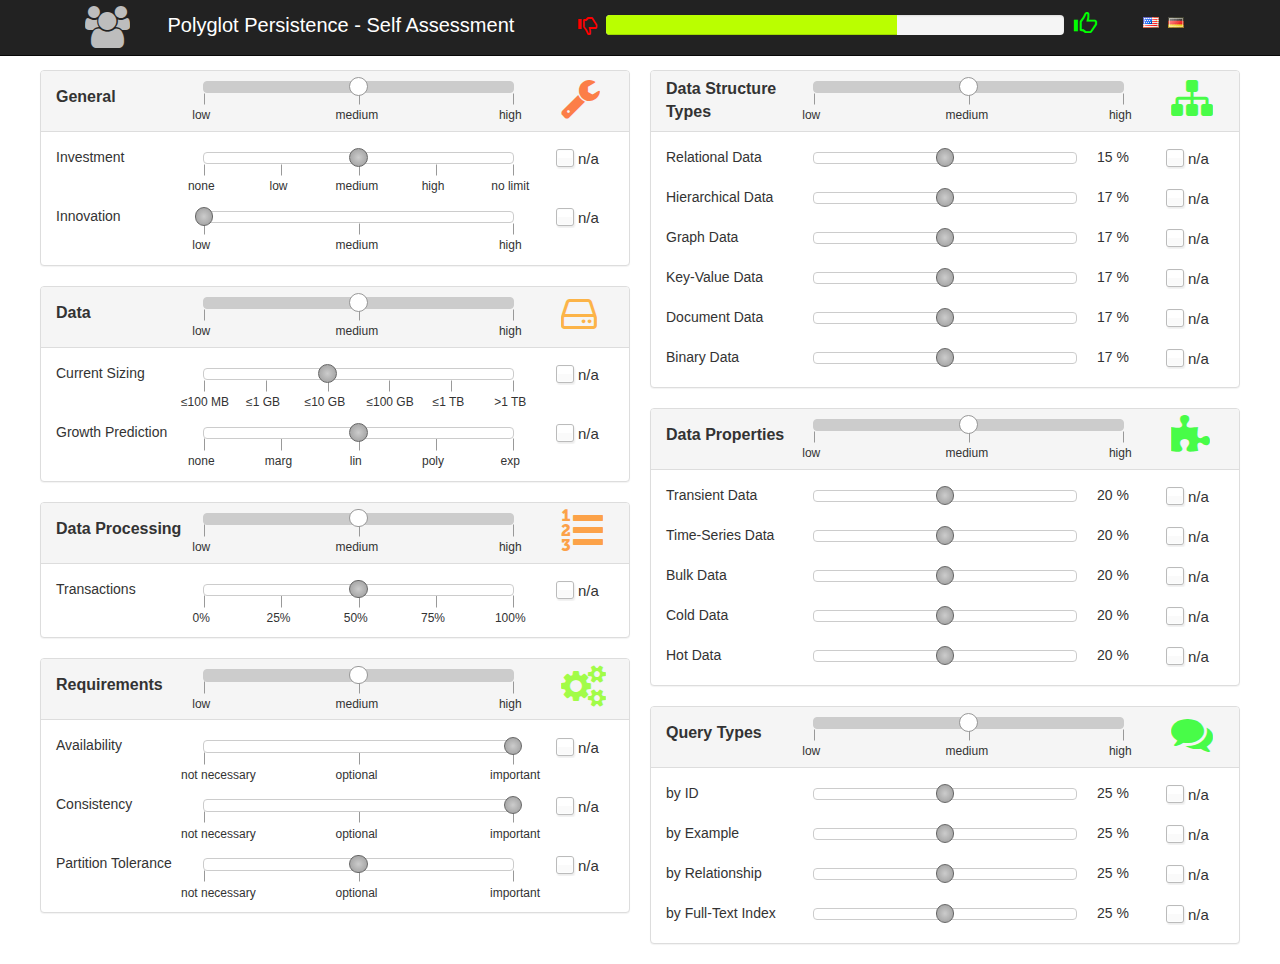
<file: index.html>
<!DOCTYPE html>
<html lang="en">
<head> 
    <meta http-equiv="Content-Type" content="text/html; charset=utf-8">
    <title>Polyglot Persistence - Self Assessment</title>

    <!-- jQuery UI -->
    <link type="text/css" href="css/jquery-ui.css" rel="stylesheet"/>
    <script type="text/javascript" src="lib/jquery.min.js"></script>
    <script type="text/javascript" src="lib/jquery-ui.js"></script>

    <!-- jQuery UI extensions -->
    <link rel="stylesheet" href="css/jquery.ui.labeledslider.css">
    <script type="text/javascript" src="lib/jquery.ui.labeledslider.js"></script>

    <!-- underscore.js -->
    <script type="text/javascript" src="lib/underscore-min.js"></script>

    <!-- lo-dash -->
    <script type="text/javascript" src="lib/lodash.min.js"></script>

    <!-- Twitter Bootstrap -->
    <link type="text/css" href="css/bootstrap.min.css" rel="stylesheet">
    <script type="text/javascript" src="lib/bootstrap.min.js"></script>

    <!-- Font Awesome -->
    <link rel="stylesheet" href="css/font-awesome.min.css">

    <!-- i18next -->
    <script type="text/javascript" src="lib/i18next.min.js"></script>    

    <!-- Custom -->
    <script type="text/javascript" src="js/eval.js"></script>
    <link rel="stylesheet" href="css/eval.css"/>
    <link rel="shortcut icon" href="/favicon.ico" type="image/x-icon">
    <link rel="icon" href="/favicon.ico" type="image/x-icon">

</head>

<body>
<div class="navbar navbar-inverse navbar-fixed-top" role="navigation">
  <div class="container">
    <div class="row">
      <div class="col-lg-1">
        <i class="fa fa-users fa-3x" style="color:white"></i>
      </div>
      <div class="col-lg-4">
        <div class="navbar-header">
          <span class="navbar-brand" style="color:#FFF;font-size:20px;white-space:nowrap" data-i18n="title"></span>
        </div>
      </div>
      <div class="col-lg-6">
        <div class="row"  style="margin-top:15px">
          <div class="col-lg-1">
            <span id="thumb-down" class="glyphicon glyphicon-thumbs-down" style="color:#FF0000;margin-left:20px"></span>
          </div>
          <div class="col-lg-10">
            <div class="progress">
              <div id="recommendation" class="progress-bar" role="progressbar">
              </div>
            </div>
          </div>
          <div class="col-lg-1">
            <span id="thumb-up" class="glyphicon glyphicon-thumbs-up" style="color:#00FF00;margin-left:-20px;margin-top:-3px"></span>
          </div>
        </div>
      </div>
      <div class="col-lg-1">
        <a id="lang_en" href="#"><img class="tooltip" title="English" border="0" src="pics/us.gif" style="margin-top:17px;opacity:1"></a>
        <a id="lang_de" href="#"><img class="tooltip" title="Deutsch" border="0" src="pics/de.gif" style="margin-top:17px;margin-left:25px;opacity:1"></a>
      </div>
    </div>
  </div>
</div>
<div class="container" style="margin-top:70px;padding-right:0px;padding-left:0px;">
  <div class="row">
    <div class="col-lg-6" style="padding-right:25px">
      <div class="row">
        <div class="panel panel-default">
          <div class="panel-heading">
            <div class="row">
              <div class="col-lg-3">
                <span class="panel-title" data-toggle="tooltip" data-placement="right" data-i18n="label.general.title;[data-original-title]tooltip.general.title"></span>
              </div>
              <div id="slider-general-div" class="col-lg-7">
                <div id="slider-general" class="headslider"></div>
              </div>
              <div class="col-lg-2">
                <i id="icon-general" class="fa fa-wrench fa-3x"></i>
              </div>
            </div>
          </div>
          <div class="panel-body">
            <div class="row">
              <div class="col-lg-3">
                <span class="property-title" data-toggle="tooltip" data-placement="right" data-i18n="label.general.investment;[data-original-title]tooltip.general.investment"></span>
              </div>
              <div id="slider-investment-div" class="col-lg-7">
                <div id="slider-investment" class="slider"></div>
              </div>
              <div class="col-lg-2">
                <div class="checkbox">
                  <input type="checkbox" id="checkbox-investment" class="css-checkbox lrg"/>
                  <label for="checkbox-investment" name="checkbox-investment_lbl" class="css-label lrg checkbox-style" data-i18n="unknown"></label>
                </div>
              </div>
            </div>
            <div class="row">
              <div class="col-lg-3">
                <span class="property-title" data-toggle="tooltip" data-placement="right" data-i18n="label.general.innovation;[data-original-title]tooltip.general.innovation"></span>
              </div>
              <div class="col-lg-7">
                <div id="slider-innovation" class="slider"></div>
              </div>
              <div class="col-lg-2">
                <div class="checkbox">
                  <input type="checkbox" id="checkbox-innovation" class="css-checkbox lrg"/>
                  <label for="checkbox-innovation" name="checkbox-innovation_lbl" class="css-label lrg checkbox-style" data-i18n="unknown"></label>
                </div>
              </div>
            </div>
          </div>
        </div>
      </div>
      <div class="row">
        <div class="panel panel-default">
          <div class="panel-heading">
            <div class="row">
              <div class="col-lg-3">
                <span class="panel-title" data-toggle="tooltip" data-placement="right" data-i18n="label.data.title;[data-original-title]tooltip.data.title"></span>
              </div>
              <div id="slider-data-div" class="col-lg-7">
                <div id="slider-data" class="headslider"></div>
              </div>
              <div class="col-lg-2">
                <i id="icon-data" class="fa fa-hdd-o fa-3x"></i>
              </div>
            </div>
          </div>
          <div class="panel-body">
            <div class="row">
              <div class="col-lg-3">
                <span class="property-title" data-toggle="tooltip" data-placement="right" data-i18n="label.data.sizing;[data-original-title]tooltip.data.sizing"></span>
              </div>
              <div class="col-lg-7">
                <div id="slider-data_sizing" class="slider"></div>
              </div>
              <div class="col-lg-2">
                <div class="checkbox">
                  <input type="checkbox" id="checkbox-data_sizing" class="css-checkbox lrg"/>
                  <label for="checkbox-data_sizing" name="checkbox-data_sizing_lbl" class="css-label lrg checkbox-style" data-i18n="unknown"></label>
                </div>
              </div>
            </div>
            <div class="row">
              <div class="col-lg-3">
                <span class="property-title" data-toggle="tooltip" data-placement="right" data-i18n="label.data.growth;[data-original-title]tooltip.data.growth"></span>
              </div>
              <div class="col-lg-7">
                <div id="slider-data_growth" class="slider"></div>
              </div>
              <div class="col-lg-2">
                <div class="checkbox">
                  <input type="checkbox" id="checkbox-data_growth" class="css-checkbox lrg"/>
                  <label for="checkbox-data_growth" name="checkbox-data_growth_lbl" class="css-label lrg checkbox-style" data-i18n="unknown"></label>
                </div>
              </div>
            </div>
          </div>
        </div>
      </div>
      <div class="row">
        <div class="panel panel-default">
          <div class="panel-heading">
            <div class="row">
              <div class="col-lg-3">
                <span id="data_processing" class="panel-title" data-toggle="tooltip" data-placement="right" data-i18n="label.data_processing.title;[data-original-title]tooltip.data_processing.title"></span>
              </div>
              <div id="slider-data_processing-div" class="col-lg-7">
                <div id="slider-data_processing" class="headslider"></div>
              </div>
              <div class="col-lg-2">
                <i id="icon-data_processing" class="fa fa-list-ol fa-3x"></i>
              </div>
            </div>
          </div>
          <div class="panel-body">
             <div class="row">
              <div class="col-lg-3">
                <span class="property-title" data-toggle="tooltip" data-placement="right" data-i18n="label.data_processing.transaction;[data-original-title]tooltip.data_processing.transaction"></span>
              </div>
              <div class="col-lg-7">
                <div id="slider-transaction" class="slider"></div>
              </div>
              <div class="col-lg-2">
                <div class="checkbox">
                  <input type="checkbox" id="checkbox-transaction" class="css-checkbox lrg"/>
                  <label for="checkbox-transaction" name="checkbox-transaction_lbl" class="css-label lrg checkbox-style" data-i18n="unknown"></label>
                </div>
              </div>
            </div>
          </div>
        </div>
      </div>
      <div class="row">
        <div class="panel panel-default">
          <div class="panel-heading">
            <div class="row">
              <div class="col-lg-3">
                <span class="panel-title" data-toggle="tooltip" data-placement="right" data-i18n="label.requirements.title;[data-original-title]tooltip.requirements.title"></span>
              </div>
              <div id="slider-requirements-div" class="col-lg-7">
                <div id="slider-requirements" class="headslider"></div>
              </div>
              <div class="col-lg-2">
                <i id="icon-requirements" class="fa fa-cogs fa-3x"></i>
              </div>
            </div>
          </div>
          <div class="panel-body">
            <div class="row">
              <div class="col-lg-3">
                <span class="property-title" data-toggle="tooltip" data-placement="right" data-i18n="label.requirements.availability;[data-original-title]tooltip.requirements.availability"></span>
              </div>
              <div id="slider-availability-div" class="col-lg-7">
                <div id="slider-availability" class="slider"></div>
              </div>
              <div class="col-lg-2">
                <div class="checkbox">
                  <input type="checkbox" id="checkbox-availability" class="css-checkbox lrg"/>
                  <label for="checkbox-availability" name="checkbox-availability_lbl" class="css-label lrg checkbox-style" data-i18n="unknown"></label>
                </div>
              </div>
            </div>
            <div class="row">
              <div class="col-lg-3">
                <span class="property-title" data-toggle="tooltip" data-placement="right" data-i18n="label.requirements.consistency;[data-original-title]tooltip.requirements.consistency"></span>
              </div>
              <div id="slider-consistency-div" class="col-lg-7">
                <div id="slider-consistency" class="slider"></div>
              </div>
              <div class="col-lg-2">
                <div class="checkbox">
                  <input type="checkbox" id="checkbox-consistency" class="css-checkbox lrg"/>
                  <label for="checkbox-consistency" name="checkbox-consistency_lbl" class="css-label lrg checkbox-style" data-i18n="unknown"></label>
                </div>
              </div>
            </div>
            <div class="row">
              <div class="col-lg-3">
                <span class="property-title" data-toggle="tooltip" data-placement="right" data-i18n="label.requirements.ptolerance;[data-original-title]tooltip.requirements.ptolerance"></span>
              </div>
              <div id="slider-ptolerance-div" class="col-lg-7">
                <div id="slider-ptolerance" class="slider"></div>
              </div>
              <div class="col-lg-2">
                <div class="checkbox">
                  <input type="checkbox" id="checkbox-ptolerance" class="css-checkbox lrg"/>
                  <label for="checkbox-ptolerance" name="checkbox-ptolerance_lbl" class="css-label lrg checkbox-style" data-i18n="unknown"></label>
                </div>
              </div>
            </div>
          </div>
        </div>
      </div>
    </div>
    <div class="col-lg-6" style="padding-left:25px">
      <div class="row">
        <div class="panel panel-default">
          <div class="panel-heading">
            <div class="row">
              <div class="col-lg-3">
                <span id="data_type" class="panel-title" data-toggle="tooltip" data-placement="right" style="margin-top:7px" data-i18n="label.data_type.title;[data-original-title]tooltip.data_type.title"></span>
              </div>
              <div id="slider-data_type-div" class="col-lg-7">
                <div id="slider-data_type" class="headslider"></div>
              </div>
              <div class="col-lg-2">
                <i id="icon-data_type" class="fa fa-sitemap fa-3x"></i>
              </div>
            </div>
          </div>
          <div class="panel-body">
            <div class="row">
              <div class="col-lg-3">
                <span class="property-title" data-toggle="tooltip" data-placement="right" data-i18n="label.data_type.relational;[data-original-title]tooltip.data_type.relational"></span>
              </div>
              <div class="col-lg-6">
                <div id="slider-relational" class="slider"></div>
              </div>
              <div class="col-lg-1">
                <span id="relational-value" class="value"></span>&nbsp;%
              </div>
              <div class="col-lg-2">
                <div class="checkbox">
                  <input type="checkbox" id="checkbox-relational" class="css-checkbox lrg simple data_structures"/>
                  <label for="checkbox-relational" name="checkbox-relational_lbl" class="css-label lrg checkbox-style" data-i18n="unknown"></label>
                </div>
              </div>
            </div>
            <div class="row">
              <div class="col-lg-3">
                <span class="property-title" data-toggle="tooltip" data-placement="right" data-i18n="label.data_type.hierarchical;[data-original-title]tooltip.data_type.hierarchical"></span>
              </div>
              <div class="col-lg-6">
                <div id="slider-hierarchical" class="slider"></div>
              </div>
              <div class="col-lg-1">
                <span id="hierarchical-value" class="value"></span>&nbsp;%
              </div>
              <div class="col-lg-2">
                <div class="checkbox">
                  <input type="checkbox" id="checkbox-hierarchical" class="css-checkbox lrg simple data_structures"/>
                  <label for="checkbox-hierarchical" name="checkbox-hierarchical_lbl" class="css-label lrg checkbox-style" data-i18n="unknown"></label>
                </div>
              </div>
            </div>
            <div class="row">
              <div class="col-lg-3">
                <span class="property-title" data-toggle="tooltip" data-placement="right" data-i18n="label.data_type.graph;[data-original-title]tooltip.data_type.graph"></span>
              </div>
              <div class="col-lg-6">
                <div id="slider-graph" class="slider"></div>
              </div>
              <div class="col-lg-1">
                <span id="graph-value" class="value"></span>&nbsp;%
              </div>
              <div class="col-lg-2">
                <div class="checkbox">
                  <input type="checkbox" id="checkbox-graph" class="css-checkbox lrg simple data_structures"/>
                  <label for="checkbox-graph" name="checkbox-graph_lbl" class="css-label lrg checkbox-style" data-i18n="unknown"></label>
                </div>
              </div>
            </div>
            <div class="row">
              <div class="col-lg-3">
                <span class="property-title" data-toggle="tooltip" data-placement="right" data-i18n="label.data_type.kv;[data-original-title]tooltip.data_type.kv"></span>
              </div>
              <div class="col-lg-6">
                <div id="slider-kv" class="slider"></div>
              </div>
              <div class="col-lg-1">
                <span id="kv-value" class="value"></span>&nbsp;%
              </div>
              <div class="col-lg-2">
                <div class="checkbox">
                  <input type="checkbox" id="checkbox-kv" class="css-checkbox lrg simple data_structures"/>
                  <label for="checkbox-kv" name="checkbox-kv_lbl" class="css-label lrg checkbox-style" data-i18n="unknown"></label>
                </div>
              </div>
            </div>
            <div class="row">
              <div class="col-lg-3">
                <span class="property-title" data-toggle="tooltip" data-placement="right" data-i18n="label.data_type.document;[data-original-title]tooltip.data_type.document"></span>
              </div>
              <div class="col-lg-6">
                <div id="slider-document" class="slider"></div>
              </div>
              <div class="col-lg-1">
                <span id="document-value" class="value"></span>&nbsp;%
              </div>
              <div class="col-lg-2">
                <div class="checkbox">
                  <input type="checkbox" id="checkbox-document" class="css-checkbox lrg simple data_structures"/>
                  <label for="checkbox-document" name="checkbox-document_lbl" class="css-label lrg checkbox-style" data-i18n="unknown"></label>
                </div>
              </div>
            </div>
            <div class="row">
              <div class="col-lg-3">
                <span class="property-title" data-toggle="tooltip" data-placement="right" data-i18n="label.data_type.binary;[data-original-title]tooltip.data_type.binary"></span>
              </div>
              <div class="col-lg-6">
                <div id="slider-binary" class="slider"></div>
              </div>
              <div class="col-lg-1">
                <span id="binary-value" class="value"></span>&nbsp;%
              </div>
              <div class="col-lg-2">
                <div class="checkbox">
                  <input type="checkbox" id="checkbox-binary" class="css-checkbox lrg simple data_structures"/>
                  <label for="checkbox-binary" name="checkbox-binary_lbl" class="css-label lrg checkbox-style" data-i18n="unknown"></label>
                </div>
              </div>
            </div>
          </div>
        </div>
      </div>
      <div class="row">
        <div class="panel panel-default">
          <div class="panel-heading">
            <div class="row">
              <div class="col-lg-3">
                <span id="data_properties" class="panel-title" data-toggle="tooltip" data-placement="right" data-i18n="label.data_properties.title;[data-original-title]tooltip.data_properties.title"></span>
              </div>
              <div id="slider-data_properties-div" class="col-lg-7">
                <div id="slider-data_properties" class="headslider"></div>
              </div>
              <div class="col-lg-2">
                <i id="icon-data_properties" class="fa fa-puzzle-piece fa-3x"></i>
              </div>
            </div>
          </div>
          <div class="panel-body">
            <div class="row">
              <div class="col-lg-3">
                <span class="property-title" data-toggle="tooltip" data-placement="right" data-i18n="label.data_properties.transient;[data-original-title]tooltip.data_properties.transient"></span>
              </div>
              <div class="col-lg-6">
                <div id="slider-transient" class="slider"></div>
              </div>
              <div class="col-lg-1">
                <span id="transient-value" class="value"></span>&nbsp;%
              </div>
              <div class="col-lg-2">
                <div class="checkbox">
                  <input type="checkbox" id="checkbox-transient" class="css-checkbox lrg simple data_properties"/>
                  <label for="checkbox-transient" name="checkbox-transient_lbl" class="css-label lrg checkbox-style" data-i18n="unknown"></label>
                </div>
              </div>
            </div>
            <div class="row">
              <div class="col-lg-3">
                <span class="property-title" data-toggle="tooltip" data-placement="right" data-i18n="label.data_properties.time;[data-original-title]tooltip.data_properties.time"></span>
              </div>
              <div class="col-lg-6">
                <div id="slider-time" class="slider"></div>
              </div>
              <div class="col-lg-1">
                <span id="time-value" class="value"></span>&nbsp;%
              </div>
              <div class="col-lg-2">
                <div class="checkbox">
                  <input type="checkbox" id="checkbox-time" class="css-checkbox lrg simple data_properties"/>
                  <label for="checkbox-time" name="checkbox-time_lbl" class="css-label lrg checkbox-style" data-i18n="unknown"></label>
                </div>
              </div>
            </div>
            <div class="row">
              <div class="col-lg-3">
                <span class="property-title" data-toggle="tooltip" data-placement="right" data-i18n="label.data_properties.bulk;[data-original-title]tooltip.data_properties.bulk"></span>
              </div>
              <div class="col-lg-6">
                <div id="slider-bulk" class="slider"></div>
              </div>
              <div class="col-lg-1">
                <span id="bulk-value" class="value"></span>&nbsp;%
              </div>
              <div class="col-lg-2">
                <div class="checkbox">
                  <input type="checkbox" id="checkbox-bulk" class="css-checkbox lrg simple data_properties"/>
                  <label for="checkbox-bulk" name="checkbox-bulk_lbl" class="css-label lrg checkbox-style" data-i18n="unknown"></label>
                </div>
              </div>
            </div>
            <div class="row">
              <div class="col-lg-3">
                <span class="property-title" data-toggle="tooltip" data-placement="right" data-i18n="label.data_properties.cold;[data-original-title]tooltip.data_properties.cold"></span>
              </div>
              <div class="col-lg-6">
                <div id="slider-cold" class="slider"></div>
              </div>
              <div class="col-lg-1">
                <span id="cold-value" class="value"></span>&nbsp;%
              </div>
              <div class="col-lg-2">
                <div class="checkbox">
                  <input type="checkbox" id="checkbox-cold" class="css-checkbox lrg simple data_properties"/>
                  <label for="checkbox-cold" name="checkbox-cold_lbl" class="css-label lrg checkbox-style" data-i18n="unknown"></label>
                </div>
              </div>
            </div>
            <div class="row">
              <div class="col-lg-3">
                <span class="property-title" data-toggle="tooltip" data-placement="right" data-i18n="label.data_properties.hot;[data-original-title]tooltip.data_properties.hot"></span>
              </div>
              <div class="col-lg-6">
                <div id="slider-hot" class="slider"></div>
              </div>
              <div class="col-lg-1">
                <span id="hot-value" class="value"></span>&nbsp;%
              </div>
              <div class="col-lg-2">
                <div class="checkbox">
                  <input type="checkbox" id="checkbox-hot" class="css-checkbox lrg simple data_properties"/>
                  <label for="checkbox-hot" name="checkbox-hot_lbl" class="css-label lrg checkbox-style" data-i18n="unknown"></label>
                </div>
              </div>
            </div>
          </div>
        </div>
      </div>
      <div class="row">
        <div class="panel panel-default">
          <div class="panel-heading">
            <div class="row">
              <div class="col-lg-3">
                <span id="query_types" class="panel-title" data-toggle="tooltip" data-placement="right" data-i18n="label.query_types.title;[data-original-title]tooltip.query_types.title"></span>
              </div>
              <div id="slider-query_types-div" class="col-lg-7">
                <div id="slider-query_types" class="headslider"></div>
              </div>
              <div class="col-lg-2">
                <i id="icon-query_types" class="fa fa-comments fa-3x"></i>
              </div>
            </div>
          </div>
          <div class="panel-body">
            <div class="row">
              <div class="col-lg-3">
                <span class="property-title" data-toggle="tooltip" data-placement="right" data-i18n="label.query_types.id;[data-original-title]tooltip.query_types.id"></span>
              </div>
              <div class="col-lg-6">
                <div id="slider-query_type_id" class="slider"></div>
              </div>
              <div class="col-lg-1">
                <span id="query_type_id-value" class="value"></span>&nbsp;%
              </div>
              <div class="col-lg-2">
                <div class="checkbox">
                  <input type="checkbox" id="checkbox-query_type_id" class="css-checkbox lrg simple query_type"/>
                  <label for="checkbox-query_type_id" name="checkbox-query_type_id_lbl" class="css-label lrg checkbox-style" data-i18n="unknown"></label>
                </div>
              </div>
            </div>
            <div class="row">
              <div class="col-lg-3">
                <span class="property-title" data-toggle="tooltip" data-placement="right" data-i18n="label.query_types.example;[data-original-title]tooltip.query_types.example"></span>
              </div>
              <div class="col-lg-6">
                <div id="slider-query_type_example" class="slider"></div>
              </div>
              <div class="col-lg-1">
                <span id="query_type_example-value" class="value"></span>&nbsp;%
              </div>
              <div class="col-lg-2">
                <div class="checkbox">
                  <input type="checkbox" id="checkbox-query_type_example" class="css-checkbox lrg simple query_type"/>
                  <label for="checkbox-query_type_example" name="checkbox-query_type_example_lbl" class="css-label lrg checkbox-style" data-i18n="unknown"></label>
                </div>
              </div>
            </div>
            <div class="row">
              <div class="col-lg-3">
                <span class="property-title" data-toggle="tooltip" data-placement="right" data-i18n="label.query_types.relationship;[data-original-title]tooltip.query_types.relationship"></span>
              </div>
              <div class="col-lg-6">
                <div id="slider-query_type_relationship" class="slider"></div>
              </div>
              <div class="col-lg-1">
                <span id="query_type_relationship-value" class="value"></span>&nbsp;%
              </div>
              <div class="col-lg-2">
                <div class="checkbox">
                  <input type="checkbox" id="checkbox-query_type_relationship" class="css-checkbox lrg simple query_type"/>
                  <label for="checkbox-query_type_relationship" name="checkbox-query_type_relationship_lbl" class="css-label lrg checkbox-style" data-i18n="unknown"></label>
                </div>
              </div>
            </div>
            <div class="row">
              <div class="col-lg-3">
                <span class="property-title" data-toggle="tooltip" data-placement="right" data-i18n="label.query_types.index;[data-original-title]tooltip.query_types.index"></span>
              </div>
              <div class="col-lg-6">
                <div id="slider-query_type_fulltext" class="slider"></div>
              </div>
              <div class="col-lg-1">
                <span id="query_type_fulltext-value" class="value"></span>&nbsp;%
              </div>
              <div class="col-lg-2">
                <div class="checkbox">
                  <input type="checkbox" id="checkbox-query_type_fulltext" class="css-checkbox lrg simple query_type"/>
                  <label for="checkbox-query_type_fulltext" name="checkbox-query_type_fulltext_lbl" class="css-label lrg checkbox-style" data-i18n="unknown"></label>
                </div>
              </div>
            </div>
          </div>
        </div>
      </div>
    </div>
  </div>
</div>
</body>
</html>
</file>
<file: css/eval.css>
html {
    height: 100%;
}

body {
    -webkit-touch-callout: none;
    -webkit-user-select: none;
    -khtml-user-select: none;
    -moz-user-select: moz-none;
    -ms-user-select: none;
    user-select: none;
    cursor: default;
}

.navbar {
    z-index: 9999;
}

i.fa {
    opacity: 0.7;
    margin-left: 15px;
    margin-top: 7px;
}

div.ui-slider {
    border: 1px solid #cccccc;
    cursor: pointer;
    margin-top: 5px;
}

a.ui-slider-handle {
    border: 1px solid #666666 !important;
    border-bottom-right-radius: 10px; 
    border-bottom-left-radius: 10px; 
    border-top-left-radius: 10px; 
    border-top-right-radius: 10px; 
    cursor: pointer;
    background: -moz-radial-gradient(center, ellipse cover,  #cccccc 0%, #999999 100%) !important; /* FF3.6+ */
    background: -webkit-gradient(radial, center center, 0px, center center, 100%, color-stop(0%,#cccccc), color-stop(100%,#999999)) !important; /* Chrome,Safari4+ */
    background: -webkit-radial-gradient(center, ellipse cover,  #cccccc 0%, #999999 100%) !important; /* Chrome10+,Safari5.1+ */
    background: -o-radial-gradient(center, ellipse cover, #cccccc 0%,#999999 100%) !important; /* Opera 12+ */
    background: -ms-radial-gradient(center, ellipse cover, #cccccc 0%,#999999 100%) !important; /* IE10+ */
    background: radial-gradient(center, ellipse cover, #cccccc 0%,#999999 100%) !important; /* W3C */
    filter: progid:DXImageTransform.Microsoft.gradient(startColorstr='#cccccc', endColorstr='#999999',GradientType=1 ) !important; /* IE6-9 fallback on horizontal gradient */
}

.headslider {
    background: #cccccc !important;
}

.panel-heading {
    padding-bottom: 0px;
    padding-top: 0px;
}

.panel-body {
    padding-bottom: 0px;
}

.value {
    margin-left: -10px;
    padding-right: 0px;
}

.panel-heading .ui-slider-wrapper {
    height: 50px;
    margin-top: 10px;
}

.headslider .ui-slider-handle {
    border: 1px solid #999999 !important;
    border-bottom-right-radius: 10px; 
    border-bottom-left-radius: 10px; 
    border-top-left-radius: 10px; 
    border-top-right-radius: 10px; 
    cursor: pointer;
    background: -moz-radial-gradient(center, ellipse cover,  #cccccc 0%, #999999 100%) !important; /* FF3.6+ */
    background: -webkit-gradient(radial, center center, 0px, center center, 100%, color-stop(0%,#cccccc), color-stop(100%,#999999)) !important; /* Chrome,Safari4+ */
    background: -webkit-radial-gradient(center, ellipse cover,  #ffffff 0%, #ffffff 100%) !important; /* Chrome10+,Safari5.1+ */
    background: -o-radial-gradient(center, ellipse cover, #cccccc 0%,#999999 100%) !important; /* Opera 12+ */
    background: -ms-radial-gradient(center, ellipse cover, #cccccc 0%,#999999 100%) !important; /* IE10+ */
    background: radial-gradient(center, ellipse cover, #cccccc 0%,#999999 100%) !important; /* W3C */
    filter: progid:DXImageTransform.Microsoft.gradient(startColorstr='#cccccc', endColorstr='#999999',GradientType=1 ) !important; /* IE6-9 fallback on horizontal gradient */
}


.head {
    font-weight: bold;    
}

.hidden_upload {
    display: none;
}

.tooltip.right {
    z-index: 9999;
}

.tooltip-inner {
    width: 950px;
}

.panel-title {
    font-weight: bold;
    margin-top: 15px;
    position: absolute;
}

.checkbox {
    padding-left: 15px;
    margin-left: -5px;
}


input[type=checkbox].css-checkbox {
    position: absolute; 
    overflow: hidden; 
    clip: rect(0 0 0 0); 
    height:1px; 
    width:1px; 
    margin:-1px; 
    padding:0;
    border:0;
}

input[type=checkbox].css-checkbox + label.css-label {
    padding-left:20px;
    height:15px; 
    display:inline-block;
    line-height:15px;
    background-repeat:no-repeat;
    background-position: 0 0;
    font-size:15px;
    vertical-align:middle;
    cursor:pointer;
    margin-top: -18px;
}

input[type=checkbox].css-checkbox:checked + label.css-label {
    background-position: 0 -15px;
}

.checkbox-style{background-image:url('../pics/checkbox.png');}

input[type=checkbox].css-checkbox.med + label.css-label.med {
    padding-left:22px;
    height:17px; 
    display:inline-block;
    line-height:17px;
    background-repeat:no-repeat;
    background-position: 0 0;
    font-size:15px;
    vertical-align:middle;
    cursor:pointer;
}

input[type=checkbox].css-checkbox.med:checked + label.css-label.med {

    background-position: 0 -17px;
}
input[type=checkbox].css-checkbox.sme + label.css-label.sme {
    padding-left:22px;
    height:16px; 
    display:inline-block;
    line-height:16px;
    background-repeat:no-repeat;
    background-position: 0 0;
    font-size:15px;
    vertical-align:middle;
    cursor:pointer;
}

input[type=checkbox].css-checkbox.sme:checked + label.css-label.sme{

    background-position: 0 -16px;
}
input[type=checkbox].css-checkbox.lrg + label.css-label.lrg {
    padding-left:22px;
    height:20px; 
    display:inline-block;
    line-height:20px;
    background-repeat:no-repeat;
    background-position: 0 0;
    font-size:15px;
    vertical-align:middle;
    cursor:pointer;
    margin-top: -18px;
}

input[type=checkbox].css-checkbox.lrg:checked + label.css-label.lrg{

    background-position: 0 -20px;
}
</file>
